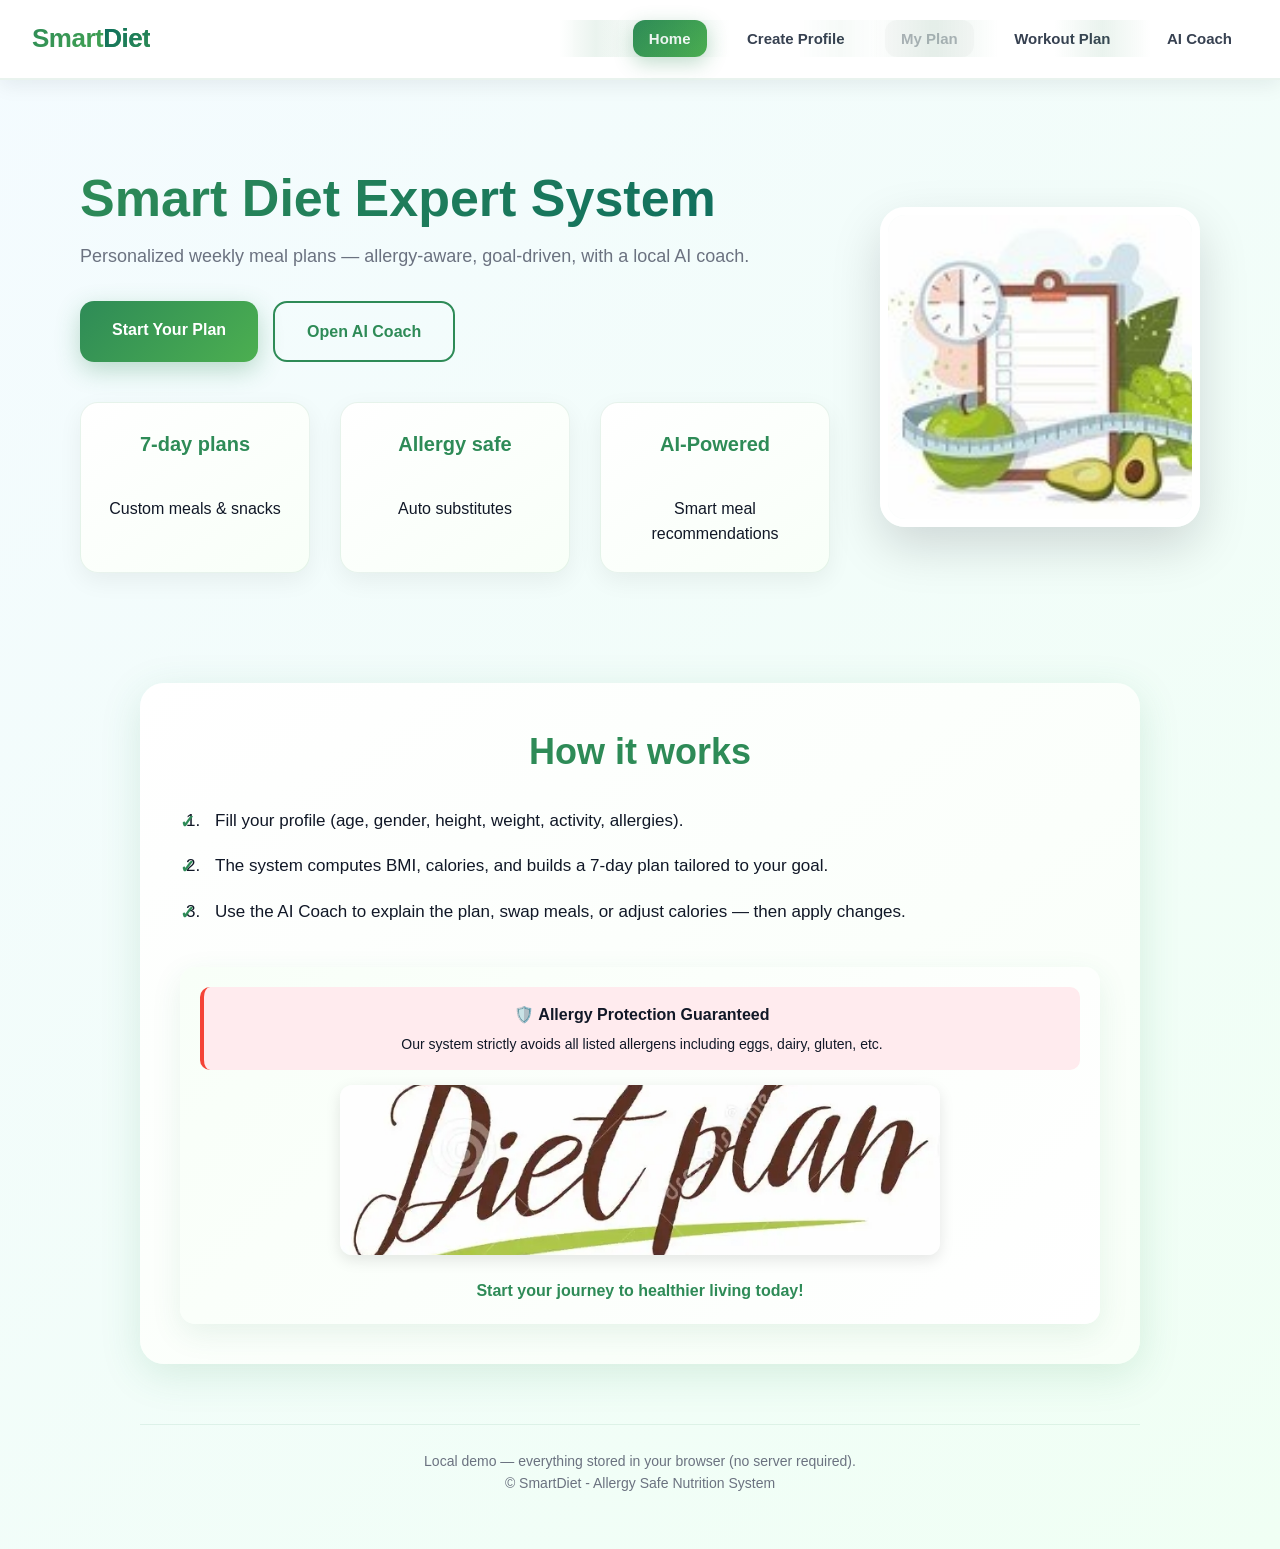
<file: index.html>
<!DOCTYPE html>
<html lang="en">

<head>
  <meta charset="utf-8" />
  <title>SmartDiet — Home</title>
  <meta name="viewport" content="width=device-width,initial-scale=1" />
  <link rel="stylesheet" href="style.css" />
</head>

<body>
  <nav class="nav">
    <div class="brand">Smart<span>Diet</span></div>
    <div class="nav-links">
      <a href="index.html" class="active">Home</a>
      <a href="profile.html">Create Profile</a>
      <a href="plan.html" id="planLink">My Plan</a>
      <a href="workout.html">Workout Plan</a>
      <a href="ai.html">AI Coach</a>
    </div>
  </nav>

  <header class="hero">
    <div class="hero-inner">
      <h1>Smart Diet Expert System</h1>
      <p class="lead">Personalized weekly meal plans — allergy-aware, goal-driven, with a local AI coach.</p>
      <div class="cta-row">
        <a class="btn" href="profile.html">Start Your Plan</a>
        <a class="btn ghost" href="ai.html">Open AI Coach</a>
      </div>
      <div class="features">
        <div><strong>7-day plans</strong><br />Custom meals & snacks</div>
        <div><strong>Allergy safe</strong><br />Auto substitutes</div>
        <div><strong>AI-Powered</strong><br />Smart meal recommendations</div>
      </div>
    </div>
    <div class="hero-image">
      <img src="images\istockphoto-1239564181-170667a.jpg" alt="Healthy nutrition" />
    </div>
  </header>

  <section class="info">
    <h2>How it works</h2>
    <ol>
      <li>Fill your profile (age, gender, height, weight, activity, allergies).</li>
      <li>The system computes BMI, calories, and builds a 7-day plan tailored to your goal.</li>
      <li>Use the AI Coach to explain the plan, swap meals, or adjust calories — then apply changes.</li>
    </ol>

    <div
      style="text-align: center; margin-top: 40px; padding: 20px; background: linear-gradient(135deg, #f8fff8 0%, #ffffff 100%); border-radius: 15px; box-shadow: 0 10px 30px rgba(46, 139, 87, 0.1);">
      <div
        style="background: #ffebee; padding: 15px; border-radius: 10px; margin-bottom: 15px; border-left: 4px solid #f44336;">
        <strong>🛡️ Allergy Protection Guaranteed</strong>
        <p style="margin: 5px 0 0 0; font-size: 14px;">Our system strictly avoids all listed allergens including eggs,
          dairy, gluten, etc.</p>
      </div>
      <img src="images\Screenshot_14-12-2025_14316_.jpeg" alt="Diet Planning"
     style="width: 100%; max-width: 600px; height: 170px; border-radius: 12px; box-shadow: 0 5px 15px rgba(0,0,0,0.1); object-fit: cover;" />
      <p style="margin-top: 15px; color: #2e8b57; font-weight: 600;">Start your journey to healthier living today!</p>
    </div>
  </section>

  <footer class="footer">
    <div>Local demo — everything stored in your browser (no server required).</div>
    <div>&copy; SmartDiet - Allergy Safe Nutrition System</div>
  </footer>

  <script>
    // disable My Plan link if no plan exists
    const planLink = document.getElementById('planLink');
    if (!localStorage.getItem('smartdiet_plan')) {
      planLink.classList.add('disabled');
      planLink.href = '#';
    }
  </script>
</body>

</html>
</file>
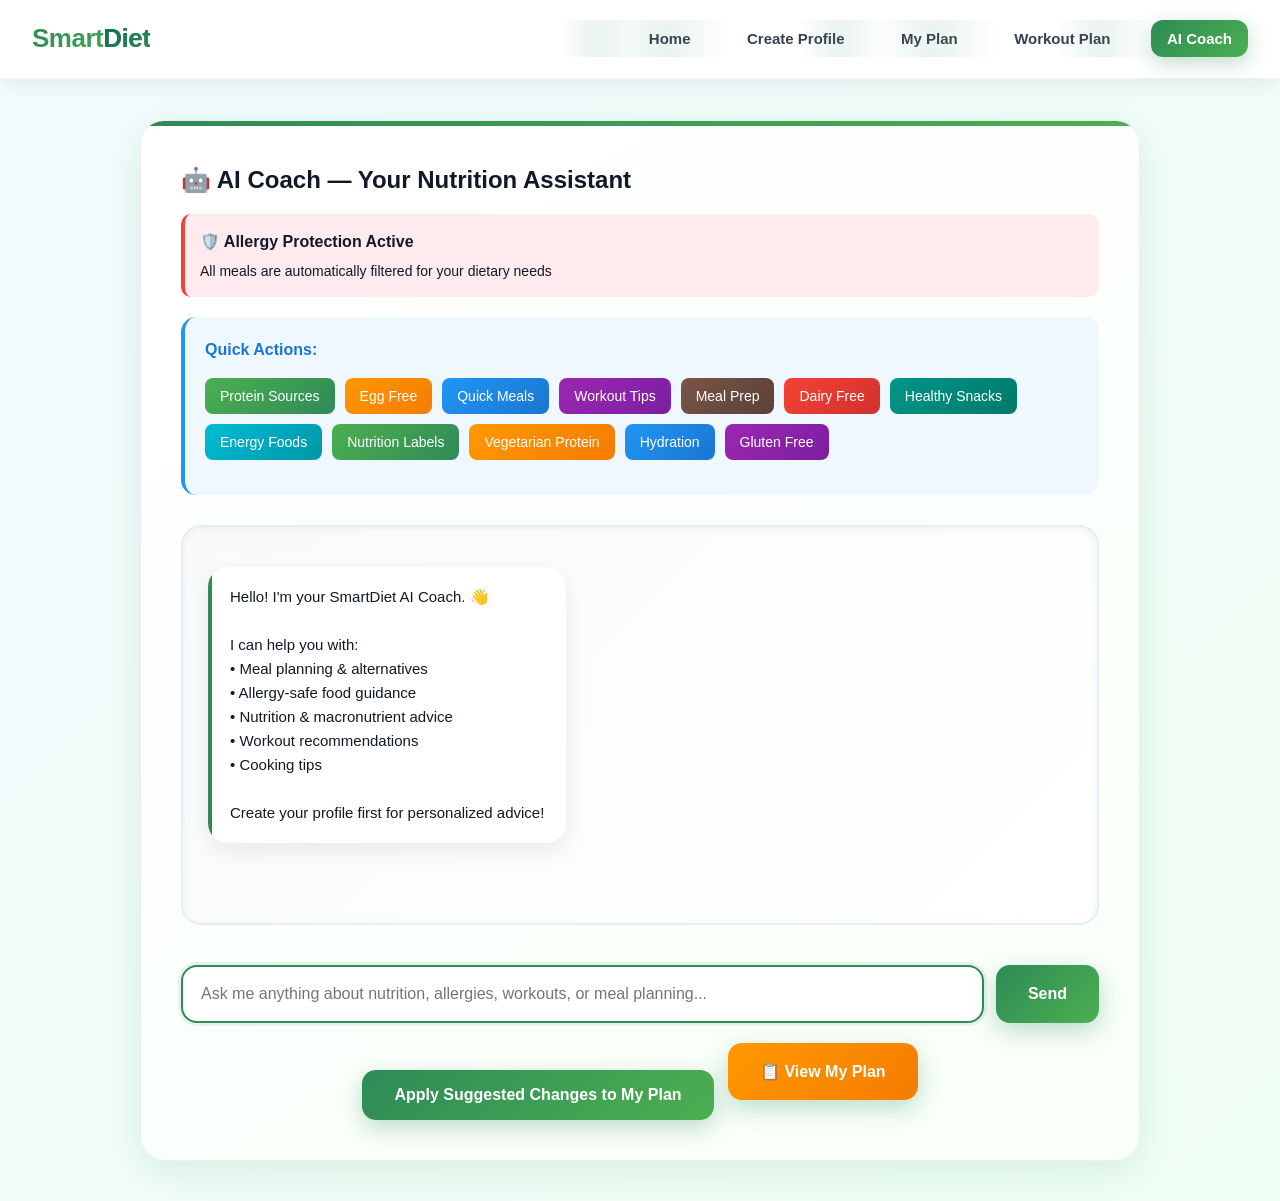
<file: ai.html>
<!DOCTYPE html>
<html lang="en">

<head>
  <meta charset="utf-8" />
  <title>AI Coach — SmartDiet</title>
  <meta name="viewport" content="width=device-width,initial-scale=1" />
  <link rel="stylesheet" href="style.css" />
  <style>
    .ai-examples {
      background: #f0f8ff;
      padding: 20px;
      border-radius: 15px;
      margin: 20px 0;
      border-left: 4px solid #2196f3;
    }

    .ai-examples h4 {
      color: #1976d2;
      margin-bottom: 10px;
    }

    .allergy-focus {
      background: #ffebee;
      padding: 15px;
      border-radius: 10px;
      margin: 15px 0;
      border-left: 4px solid #f44336;
    }

    .quick-actions {
      display: flex;
      gap: 10px;
      flex-wrap: wrap;
      margin: 15px 0;
    }

    .quick-btn {
      padding: 10px 15px;
      background: linear-gradient(135deg, #4caf50, #2e8b57);
      color: white;
      border: none;
      border-radius: 8px;
      cursor: pointer;
      font-size: 14px;
      transition: all 0.3s ease;
    }

    .quick-btn:hover {
      transform: translateY(-2px);
      box-shadow: 0 5px 15px rgba(76, 175, 80, 0.3);
    }

    .quick-btn.orange { background: linear-gradient(135deg, #ff9800, #f57c00); }
    .quick-btn.blue { background: linear-gradient(135deg, #2196f3, #1976d2); }
    .quick-btn.purple { background: linear-gradient(135deg, #9c27b0, #7b1fa2); }
    .quick-btn.brown { background: linear-gradient(135deg, #795548, #5d4037); }
    .quick-btn.red { background: linear-gradient(135deg, #f44336, #d32f2f); }
    .quick-btn.teal { background: linear-gradient(135deg, #009688, #00796b); }
    .quick-btn.cyan { background: linear-gradient(135deg, #00bcd4, #0097a7); }
  </style>
</head>

<body>
  <nav class="nav">
    <div class="brand">Smart<span>Diet</span></div>
    <div class="nav-links">
      <a href="index.html">Home</a>
      <a href="profile.html">Create Profile</a>
      <a href="plan.html">My Plan</a>
      <a href="workout.html">Workout Plan</a>
      <a href="ai.html" class="active">AI Coach</a>
    </div>
  </nav>

  <main class="container">
    <h2>🤖 AI Coach — Your Nutrition Assistant</h2>

    <div class="allergy-focus">
      <strong>🛡️ Allergy Protection Active</strong>
      <p style="margin: 5px 0 0 0; font-size: 14px;">All meals are automatically filtered for your dietary needs</p>
    </div>

    <div class="ai-examples">
      <h4>Quick Actions:</h4>
      <div class="quick-actions">
        <button onclick="quickAction('protein sources')" class="quick-btn">Protein Sources</button>
        <button onclick="quickAction('egg free alternatives')" class="quick-btn orange">Egg Free</button>
        <button onclick="quickAction('quick healthy meals')" class="quick-btn blue">Quick Meals</button>
        <button onclick="quickAction('workout for weight loss')" class="quick-btn purple">Workout Tips</button>
        <button onclick="quickAction('meal prep ideas')" class="quick-btn brown">Meal Prep</button>
        <button onclick="quickAction('dairy free options')" class="quick-btn red">Dairy Free</button>
        <button onclick="quickAction('healthy snacks')" class="quick-btn teal">Healthy Snacks</button>
        <button onclick="quickAction('best foods for energy')" class="quick-btn cyan">Energy Foods</button>
        <button onclick="quickAction('how to read nutrition labels')" class="quick-btn">Nutrition Labels</button>
        <button onclick="quickAction('vegetarian protein sources')" class="quick-btn orange">Vegetarian Protein</button>
        <button onclick="quickAction('hydration tips')" class="quick-btn blue">Hydration</button>
        <button onclick="quickAction('gluten free options')" class="quick-btn purple">Gluten Free</button>
      </div>
    </div>

    <div class="ai-panel">
      <div id="chat" class="chat-box"></div>

      <div class="chat-input">
        <input id="userPrompt" placeholder='Ask me anything about nutrition, allergies, workouts, or meal planning...' />
        <button id="sendBtn" class="btn">Send</button>
      </div>
    </div>

    <div style="margin-top:20px; text-align: center;">
      <button id="applyChanges" class="btn">Apply Suggested Changes to My Plan</button>
      <a href="plan.html" class="btn" style="background: linear-gradient(135deg, #ff9800, #f57c00); margin-left: 10px;">
        📋 View My Plan
      </a>
    </div>
  </main>

  <script src="app.js"></script>
  <script>
    document.addEventListener('DOMContentLoaded', () => {
      const chat = document.getElementById('chat');
      const input = document.getElementById('userPrompt');

      function addMessage(sender, text) {
        const el = document.createElement('div');
        el.className = 'msg ' + (sender === 'user' ? 'msg-user' : 'msg-ai');
        el.innerHTML = '<div class="msg-text">' + text.replace(/\n/g, '<br>') + '</div>';
        chat.appendChild(el);
        chat.scrollTop = chat.scrollHeight;
      }

      document.getElementById('sendBtn').addEventListener('click', () => {
        const q = input.value.trim();
        if (!q) return;
        addMessage('user', q);
        addMessage('ai', 'Thinking...');
        input.value = '';
        setTimeout(() => {
          const res = aiHandle(q);
          chat.removeChild(chat.lastChild);
          addMessage('ai', res.reply);
          if (res.suggestedPlan) {
            localStorage.setItem('smartdiet_suggestion', JSON.stringify(res.suggestedPlan));
          }
        }, 500);
      });

      window.quickAction = function (query) {
        document.getElementById('userPrompt').value = query;
        document.getElementById('sendBtn').click();
      };

      document.getElementById('applyChanges').addEventListener('click', () => {
        const s = localStorage.getItem('smartdiet_suggestion');
        if (!s) {
          alert('No suggestions available. Ask the AI for replacements or adjustments first.');
          return;
        }
        localStorage.setItem('smartdiet_plan', s);
        alert('Suggestions applied. Go to "My Plan" to see the changes.');
        window.location.href = 'plan.html';
      });

      // Load profile and show welcome message
      const rawProfile = localStorage.getItem('smartdiet_profile');
      if (rawProfile) {
        try {
          const p = JSON.parse(rawProfile);
          const allergyText = p.allergy ? `I see you have dietary needs: ${p.allergy}. All meals are 100% safe.` : 'No allergies detected in your profile.';
          addMessage('ai', `Hello ${p.name}! 👋 I'm your SmartDiet AI Coach.\n\n${allergyText}\n\nI can help you with:\n• Meal planning & alternatives\n• Allergy-safe food guidance\n• Nutrition advice\n• Workout recommendations\n• Cooking tips\n\nWhat would you like to know?`);
        } catch (e) {
          addMessage('ai', 'Hello! I\'m your SmartDiet AI Coach. Please create your profile first to get personalized advice.');
        }
      } else {
        addMessage('ai', `Hello! I'm your SmartDiet AI Coach. 👋\n\nI can help you with:\n• Meal planning & alternatives\n• Allergy-safe food guidance\n• Nutrition & macronutrient advice\n• Workout recommendations\n• Cooking tips\n\nCreate your profile first for personalized advice!`);
      }

      input.addEventListener('keypress', function (e) {
        if (e.key === 'Enter') {
          document.getElementById('sendBtn').click();
        }
      });

      // Focus on input
      input.focus();
    });
  </script>
</body>

</html>
</file>
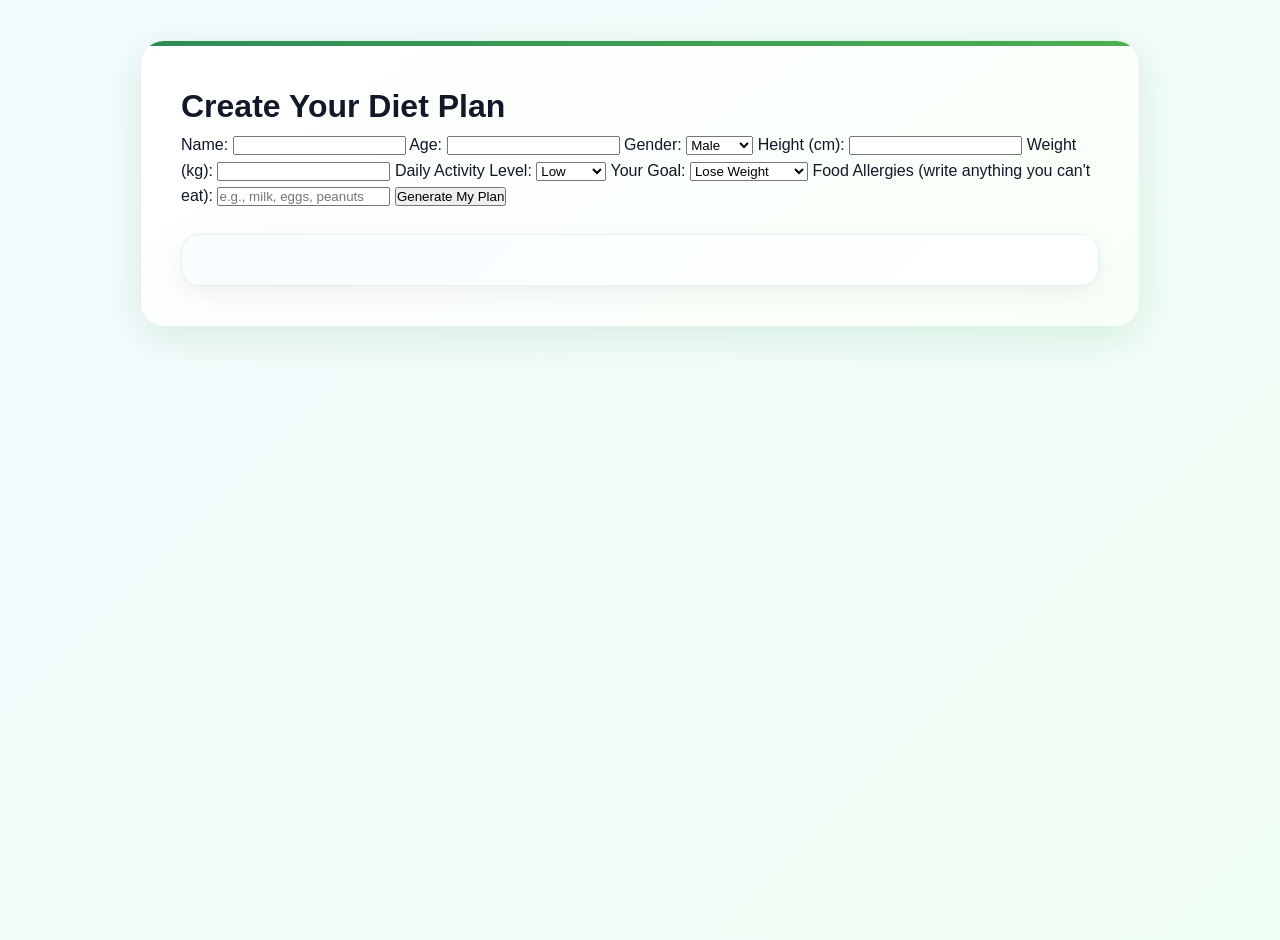
<file: diet.html>
<!DOCTYPE html>
<html lang="en">
<head>
    <meta charset="UTF-8">
    <title>Your Diet Plan</title>
    <link rel="stylesheet" href="style.css">
</head>
<body>
    <div class="container">
        <h1>Create Your Diet Plan</h1>

        <form id="dietForm">
            <label>Name:</label>
            <input type="text" id="name" required>

            <label>Age:</label>
            <input type="number" id="age" required>

            <label>Gender:</label>
            <select id="gender">
                <option value="male">Male</option>
                <option value="female">Female</option>
            </select>

            <label>Height (cm):</label>
            <input type="number" id="height" required>

            <label>Weight (kg):</label>
            <input type="number" id="weight" required>

            <label>Daily Activity Level:</label>
            <select id="activity">
                <option value="1.2">Low</option>
                <option value="1.375">Medium</option>
                <option value="1.55">High</option>
            </select>

            <label>Your Goal:</label>
            <select id="goal">
                <option value="lose">Lose Weight</option>
                <option value="maintain">Maintain Weight</option>
                <option value="gain">Gain Weight</option>
            </select>

            <label>Food Allergies (write anything you can't eat):</label>
            <input type="text" id="allergy" placeholder="e.g., milk, eggs, peanuts">

            <button type="submit">Generate My Plan</button>
        </form>

        <div id="result" class="result"></div>
    </div>

    <script src="diet.js"></script>
</body>
</html>
</file>
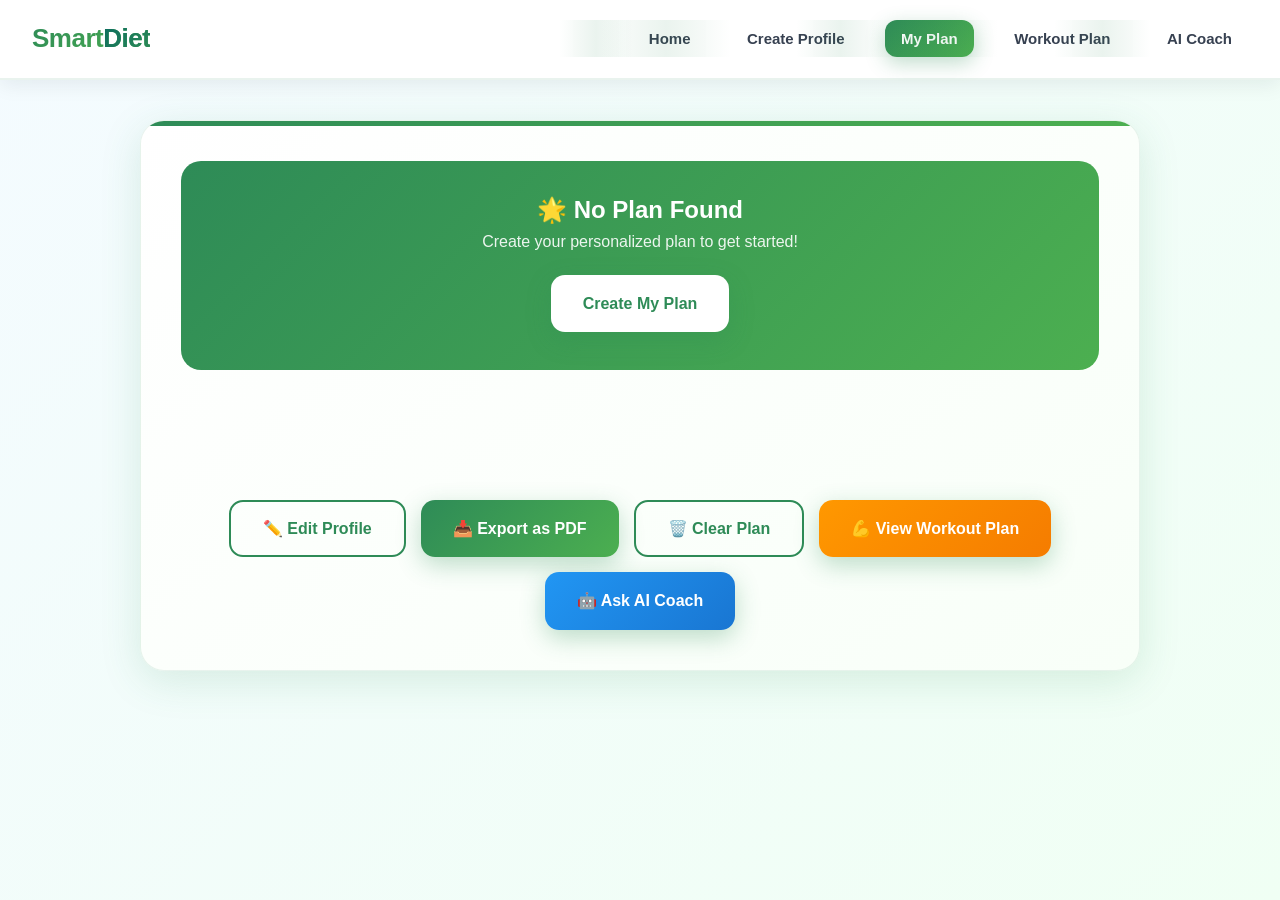
<file: plan.html>
<!DOCTYPE html>
<html lang="en">

<head>
  <meta charset="utf-8" />
  <title>Your Plan — SmartDiet</title>
  <meta name="viewport" content="width=device-width,initial-scale=1" />
  <link rel="stylesheet" href="style.css" />
  <style>
    .plan-header {
      text-align: center;
      margin-bottom: 40px;
      padding: 30px;
      background: linear-gradient(135deg, #2e8b57, #4caf50);
      border-radius: 20px;
      color: white;
    }

    .plan-stats {
      display: grid;
      grid-template-columns: repeat(auto-fit, minmax(200px, 1fr));
      gap: 20px;
      margin: 30px 0;
    }

    .stat-card {
      background: white;
      padding: 20px;
      border-radius: 15px;
      text-align: center;
      box-shadow: 0 5px 15px rgba(0, 0, 0, 0.05);
    }

    .stat-value {
      font-size: 32px;
      font-weight: 700;
      color: #2e8b57;
      margin: 10px 0;
    }

    .stat-label {
      color: #666;
      font-size: 14px;
    }

    .meal-card {
      background: linear-gradient(135deg, #ffffff, #f8fff8);
      border-radius: 15px;
      padding: 20px;
      margin: 20px 0;
      border-left: 5px solid #4caf50;
      transition: all 0.3s ease;
    }

    .meal-card:hover {
      transform: translateX(10px);
      box-shadow: 0 10px 25px rgba(46, 139, 87, 0.15);
    }

    .meal-time {
      font-weight: 600;
      color: #2e8b57;
      font-size: 18px;
      margin-bottom: 10px;
      display: flex;
      align-items: center;
      gap: 10px;
    }

    .meal-details {
      margin: 15px 0;
    }

    .meal-nutrition {
      display: flex;
      gap: 15px;
      margin-top: 10px;
      flex-wrap: wrap;
    }

    .nutrition-badge {
      background: rgba(46, 139, 87, 0.1);
      padding: 8px 15px;
      border-radius: 20px;
      font-size: 14px;
      color: #246b45;
    }

    .allergy-badge {
      background: rgba(244, 67, 54, 0.1);
      padding: 8px 15px;
      border-radius: 20px;
      font-size: 14px;
      color: #c62828;
    }

    .day-tabs {
      display: flex;
      gap: 10px;
      overflow-x: auto;
      margin: 30px 0;
      padding-bottom: 10px;
    }

    .day-tab {
      padding: 15px 25px;
      background: white;
      border-radius: 10px;
      cursor: pointer;
      border: 2px solid #e0e0e0;
      transition: all 0.3s ease;
      white-space: nowrap;
    }

    .day-tab.active {
      background: #2e8b57;
      color: white;
      border-color: #2e8b57;
    }

    .day-content {
      display: none;
    }

    .day-content.active {
      display: block;
      animation: fadeIn 0.5s ease;
    }

    .allergy-alert {
      background: #ffebee;
      padding: 20px;
      border-radius: 10px;
      margin: 20px 0;
      border-left: 4px solid #f44336;
    }

    .egg-free-banner {
      background: #e8f5e9;
      padding: 15px;
      border-radius: 10px;
      margin: 20px 0;
      border-left: 4px solid #4caf50;
      text-align: center;
    }

    @keyframes fadeIn {
      from {
        opacity: 0;
      }

      to {
        opacity: 1;
      }
    }
  </style>
</head>

<body>
  <nav class="nav">
    <div class="brand">Smart<span>Diet</span></div>
    <div class="nav-links">
      <a href="index.html">Home</a>
      <a href="profile.html">Create Profile</a>
      <a href="plan.html" class="active">My Plan</a>
      <a href="workout.html">Workout Plan</a>
      <a href="ai.html">AI Coach</a>
    </div>
  </nav>

  <main class="container">
    <div class="plan-header">
      <h1 style="color: white; margin-bottom: 10px;"> Your 7-Day Smart Diet Plan</h1>
      <p style="color: rgba(255,255,255,0.9);">Personalized nutrition with allergy safety guaranteed</p>
    </div>

    <div id="summary"></div>

    <!-- Allergy Warnings -->
    <div id="allergyWarnings"></div>

    <div class="plan-stats" id="planStats"></div>

    <div class="day-tabs" id="dayTabs"></div>

    <div id="dayContents"></div>

    <div
      style="margin-top: 50px; text-align: center; display: flex; gap: 15px; justify-content: center; flex-wrap: wrap;">
      <button onclick="location.href='profile.html'" class="btn ghost">✏️ Edit Profile</button>
      <button onclick="exportPlanPDF()" class="btn">📥 Export as PDF</button>
      <button onclick="clearPlan()" class="btn ghost">🗑️ Clear Plan</button>
      <a href="workout.html" class="btn" style="background: linear-gradient(135deg, #ff9800, #f57c00);">💪 View Workout
        Plan</a>
      <a href="ai.html" class="btn" style="background: linear-gradient(135deg, #2196f3, #1976d2);">🤖 Ask AI Coach</a>
    </div>
  </main>

  <script src="app.js"></script>
  <script>
    document.addEventListener('DOMContentLoaded', () => {
      const raw = localStorage.getItem('smartdiet_plan');
      if (!raw) {
        document.querySelector('.plan-header').innerHTML = `
          <h2 style="color: white;">🌟 No Plan Found</h2>
          <p style="color: rgba(255,255,255,0.9);">Create your personalized plan to get started!</p>
          <a href="profile.html" class="btn" style="margin-top: 20px; background: white; color: #2e8b57;">Create My Plan</a>
        `;
        return;
      }

      try {
        const plan = JSON.parse(raw);
        renderPlan(plan);
      } catch (e) {
        document.getElementById('summary').innerHTML = `
          <div style="color: #e53935; padding: 20px; background: #ffebee; border-radius: 10px;">
            Error loading plan. Please recreate.
          </div>
        `;
      }
    });

    function renderPlan(plan) {
      const profile = plan.profile;
      const allergies = profile.allergy || '';

      // Render summary
      document.getElementById('summary').innerHTML = `
        <div style="display: flex; gap: 30px; align-items: center; flex-wrap: wrap; justify-content: space-between;">
          <div style="flex: 1;">
            <h3 style="color: #2e8b57; margin-bottom: 15px;">👤 Personal Profile</h3>
            <p><strong>Name:</strong> ${profile.name}</p>
            <p><strong>Age/Gender:</strong> ${profile.age} years, ${profile.gender}</p>
            <p><strong>Height/Weight:</strong> ${profile.height}cm, ${profile.weight}kg</p>
            <p><strong>Primary Goal:</strong> ${profile.goal === 'lose' ? 'Weight Loss' : profile.goal === 'gain' ? 'Muscle Gain' : 'Maintenance'}</p>
            <p><strong>Diet Preference:</strong> ${profile.preference}</p>
            ${profile.healthCondition ? `<p><strong>Health Consideration:</strong> ${profile.healthCondition}</p>` : ''}
            ${allergies ? `<p><strong>Allergies:</strong> ${allergies}</p>` : ''}
          </div>
          <div style="text-align: center;">
            <img src="images/BMI.png" alt="Nutrition" style="width: 400px; border-radius: 15px; box-shadow: 0 10px 30px rgba(0,0,0,0.1);">
            <p style="margin-top: 10px; font-size: 14px; color: #666;">Personalized Nutrition Chart</p>
          </div>
        </div>
      `;

      // Render allergy warnings
      const warningsContainer = document.getElementById('allergyWarnings');
      if (allergies) {
        let warningHTML = '';
        const allergyList = allergies.toLowerCase();

        if (allergyList.includes('egg')) {
          warningHTML += `
            <div class="egg-free-banner">
              <h3 style="color: #2e7d32; margin: 0;">✅ EGG-FREE PLAN GUARANTEED</h3>
              <p style="margin: 10px 0 0 0; color: #1b5e20;">All meals are 100% free of egg products</p>
            </div>
          `;
        }

        warningHTML += `
          <div class="allergy-alert">
            <h3 style="color: #c62828; margin: 0 0 10px 0;">🛡️ Allergy Safety Active</h3>
            <p style="margin: 0;">The following allergens are strictly avoided: <strong>${allergies}</strong></p>
            <p style="margin: 10px 0 0 0; font-size: 14px; color: #666;">
              All meals have been verified safe. Always double-check ingredients when preparing.
            </p>
          </div>
        `;

        warningsContainer.innerHTML = warningHTML;
      }

      // Render stats
      document.getElementById('planStats').innerHTML = `
        <div class="stat-card">
          <div class="stat-value">${plan.summary.calories}</div>
          <div class="stat-label">Daily Calories</div>
        </div>
        <div class="stat-card">
          <div class="stat-value">${plan.summary.proteinTarget}g</div>
          <div class="stat-label">Daily Protein</div>
        </div>
        <div class="stat-card">
          <div class="stat-value">${plan.summary.bmi}</div>
          <div class="stat-label">BMI (${plan.summary.bodyShape})</div>
        </div>
        <div class="stat-card">
          <div class="stat-value">${profile.mealsCount}</div>
          <div class="stat-label">Meals per Day</div>
        </div>
      `;

      // Render day tabs and contents
      const dayTabs = document.getElementById('dayTabs');
      const dayContents = document.getElementById('dayContents');

      plan.week.forEach((day, index) => {
        // Create tab
        const tab = document.createElement('div');
        tab.className = `day-tab ${index === 0 ? 'active' : ''}`;
        tab.textContent = day.day;
        tab.onclick = () => switchDay(index);
        dayTabs.appendChild(tab);

        // Create content
        const content = document.createElement('div');
        content.className = `day-content ${index === 0 ? 'active' : ''}`;
        content.id = `day-${index}`;
        content.innerHTML = renderDayContent(day, profile);
        dayContents.appendChild(content);
      });
    }

    function renderDayContent(day, profile) {
      let html = `<h2 style="color: #2e8b57; margin-bottom: 25px;">${day.day} - ${day.date || ''}</h2>`;
      html += `<p style="color: #666; margin-bottom: 20px;"><strong>Daily Total:</strong> ${day.totalCalories} kcal | ${day.totalProtein}g protein</p>`;

      // Render meals
      day.meals.forEach(meal => {
        html += `
          <div class="meal-card">
            <div class="meal-time">🕒 ${meal.time}
              ${meal.tags && meal.tags.includes('egg_free') ? `<span class="allergy-badge">✅ Egg-free</span>` : ''}
            </div>
            <div class="meal-details">
              <h4 style="margin: 0 0 10px 0; color: #333;">${meal.item}</h4>
              ${meal.description ? `<p style="color: #666; margin: 10px 0;">${meal.description}</p>` : ''}
              ${meal.ingredients && meal.ingredients.length > 0 ? `
                <p style="margin: 10px 0; font-size: 14px; color: #666;">
                  <strong>Ingredients:</strong> ${meal.ingredients.join(', ')}
                </p>
              ` : ''}
              ${meal.nutrition ? `
                <div class="meal-nutrition">
                  <span class="nutrition-badge">${meal.nutrition.calories} kcal</span>
                  <span class="nutrition-badge">${meal.nutrition.protein}g protein</span>
                  <span class="nutrition-badge">${meal.nutrition.carbs}g carbs</span>
                  <span class="nutrition-badge">${meal.nutrition.fat}g fat</span>
                </div>
              ` : ''}
            </div>
          </div>
        `;
      });

      // Render snacks
      if (day.extras && day.extras.length > 0) {
        html += `<h3 style="color: #666; margin: 30px 0 15px 0;">🥪 Snacks</h3>`;
        day.extras.forEach(extra => {
          html += `
            <div class="meal-card" style="border-left-color: #ff9800;">
              <div class="meal-time">${extra.time}</div>
              <div class="meal-details">
                <p style="margin: 0;">${extra.item}</p>
              </div>
            </div>
          `;
        });
      }

      // Add hydration reminder
      const waterNeeds = Math.round(profile.weight * 35);
      html += `
        <div style="background: #e8f5e9; padding: 15px; border-radius: 10px; margin-top: 20px; text-align: center;">
          <p style="margin: 0; color: #2e7d32;">💧 Remember to drink ${waterNeeds}ml of water today!</p>
        </div>
      `;

      return html;
    }

    function switchDay(index) {
      // Update tabs
      document.querySelectorAll('.day-tab').forEach((tab, i) => {
        tab.classList.toggle('active', i === index);
      });

      // Update contents
      document.querySelectorAll('.day-content').forEach((content, i) => {
        content.classList.toggle('active', i === index);
      });
    }

    function exportPlanPDF() {
      const raw = localStorage.getItem('smartdiet_plan');
      if (!raw) {
        alert('No plan found to export!');
        return;
      }

      try {
        const plan = JSON.parse(raw);
        const result = exportPlanToPDF(plan);
        alert(result);
      } catch (e) {
        alert('Error generating PDF: ' + e.message);
      }
    }

    function clearPlan() {
      if (confirm('Clear your plan and profile?')) {
        localStorage.removeItem('smartdiet_profile');
        localStorage.removeItem('smartdiet_plan');
        location.href = 'index.html';
      }
    }
  </script>
</body>

</html>
</file>
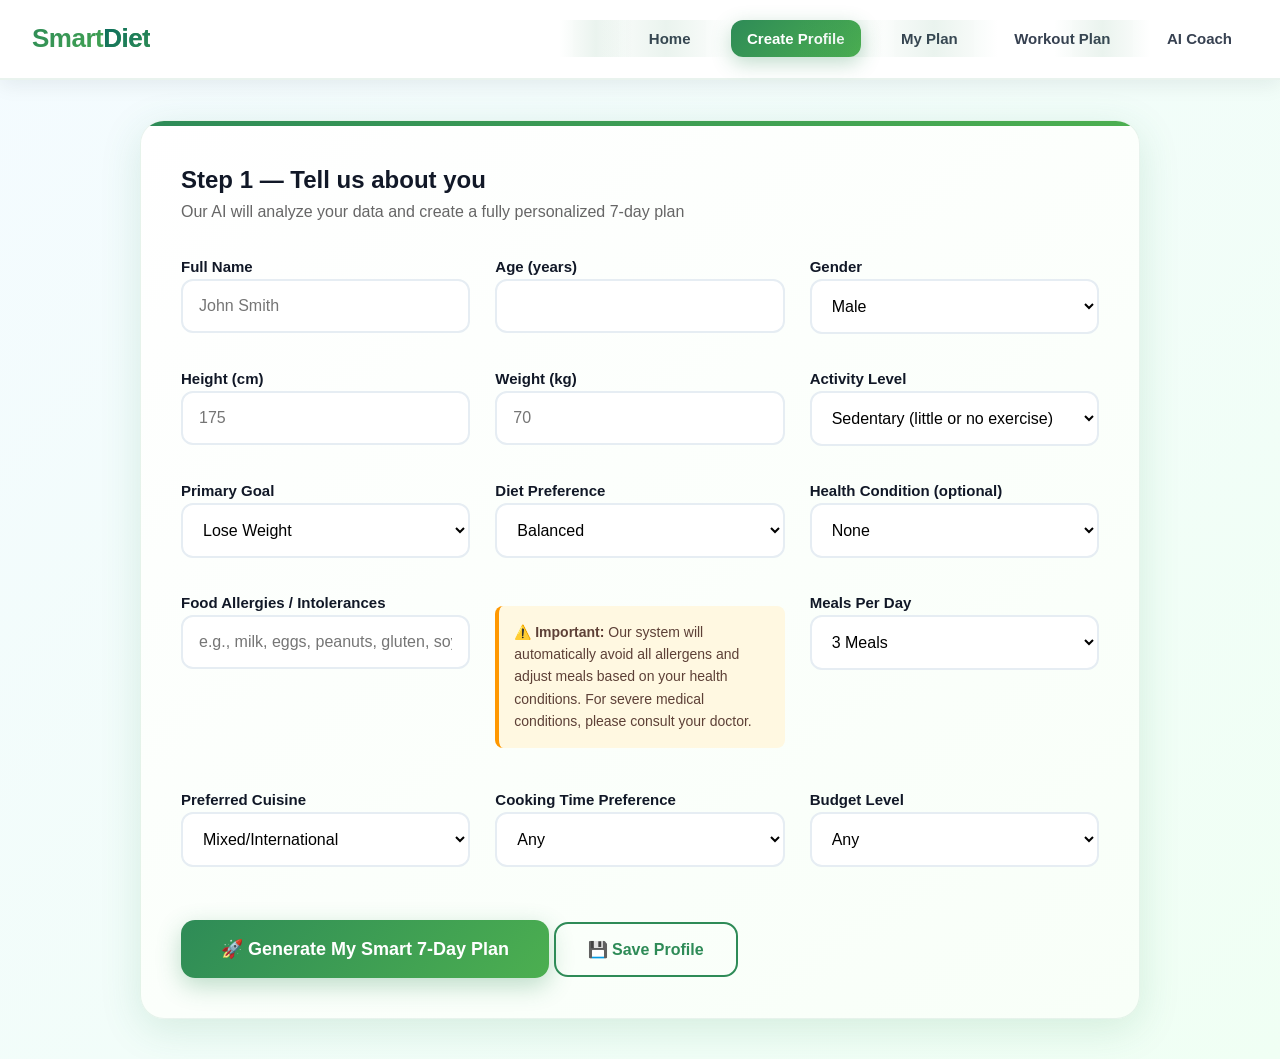
<file: profile.html>
<!DOCTYPE html>
<html lang="en">

<head>
  <meta charset="utf-8" />
  <title>Create Profile — SmartDiet</title>
  <meta name="viewport" content="width=device-width,initial-scale=1" />
  <link rel="stylesheet" href="style.css" />
  <style>
    .health-warning {
      background: #fff8e1;
      border-left: 4px solid #ff9800;
      padding: 15px;
      margin: 15px 0;
      border-radius: 8px;
      font-size: 14px;
      color: #5d4037;
    }

    .allergy-highlight {
      background: #ffebee;
      border: 2px solid #f44336;
    }

    .condition-options {
      display: none;
      margin-top: 10px;
      padding: 10px;
      background: #f5f5f5;
      border-radius: 8px;
    }

    .condition-options.active {
      display: block;
    }

    .severity-selector {
      margin: 10px 0;
      display: flex;
      gap: 10px;
      flex-wrap: wrap;
    }

    .severity-btn {
      padding: 8px 15px;
      border: 2px solid #e0e0e0;
      border-radius: 20px;
      background: white;
      cursor: pointer;
      transition: all 0.3s;
      font-size: 14px;
    }

    .severity-btn.active {
      background: #2e8b57;
      color: white;
      border-color: #2e8b57;
    }
  </style>
</head>

<body>
  <nav class="nav">
    <div class="brand">Smart<span>Diet</span></div>
    <div class="nav-links">
      <a href="index.html">Home</a>
      <a href="profile.html" class="active">Create Profile</a>
      <a href="plan.html" id="planLink">My Plan</a>
      <a href="workout.html">Workout Plan</a>
      <a href="ai.html">AI Coach</a>
    </div>
  </nav>

  <main class="container">
    <h2>Step 1 — Tell us about you</h2>
    <p style="color: #666; margin-bottom: 25px;">Our AI will analyze your data and create a fully personalized 7-day
      plan</p>

    <form id="profileForm" class="form-grid">
      <label>Full Name
        <input id="name" required placeholder="John Smith" />
      </label>

      <label>Age (years)
        <input id="age" type="number" min="10" max="120" required />
      </label>

      <label>Gender
        <select id="gender">
          <option value="male">Male</option>
          <option value="female">Female</option>
        </select>
      </label>

      <label>Height (cm)
        <input id="height" type="number" min="100" max="230" required placeholder="175" />
      </label>

      <label>Weight (kg)
        <input id="weight" type="number" min="30" max="300" required placeholder="70" />
      </label>

      <label>Activity Level
        <select id="activity">
          <option value="1.2">Sedentary (little or no exercise)</option>
          <option value="1.375">Lightly active (light exercise 1-3 days/week)</option>
          <option value="1.55">Moderately active (moderate exercise 3-5 days/week)</option>
          <option value="1.725">Very active (hard exercise 6-7 days/week)</option>
          <option value="1.9">Extra active (very hard exercise & physical job)</option>
        </select>
      </label>

      <label>Primary Goal
        <select id="goal">
          <option value="lose">Lose Weight</option>
          <option value="maintain">Maintain Weight</option>
          <option value="gain">Gain Muscle/Weight</option>
        </select>
      </label>

      <label>Diet Preference
        <select id="preference">
          <option value="balanced">Balanced</option>
          <option value="high_protein">High Protein</option>
          <option value="low_carb">Low Carb</option>
          <option value="keto">Keto</option>
          <option value="vegetarian">Vegetarian</option>
          <option value="vegan">Vegan</option>
          <option value="mediterranean">Mediterranean</option>
          <option value="paleo">Paleo</option>
        </select>
      </label>

      <label>Health Condition (optional)
        <select id="healthCondition">
          <option value="">None</option>
          <option value="diabetes">Diabetes/Pre-diabetes</option>
          <option value="hypertension">High Blood Pressure</option>
          <option value="cholesterol">High Cholesterol</option>
          <option value="thyroid">Thyroid Issues</option>
          <option value="pcos">PCOS</option>
          <option value="ibs">Digestive Issues (IBS)</option>
          <option value="allergies">Food Allergies</option>
          <option value="heart_disease">Heart Disease</option>
          <option value="kidney_disease">Kidney Disease</option>
          <option value="anemia">Anemia</option>
        </select>
      </label>

      <div id="conditionOptions" class="condition-options">
        <div class="severity-selector">
          <span>Severity:</span>
          <button type="button" class="severity-btn" data-value="mild">Mild</button>
          <button type="button" class="severity-btn" data-value="moderate">Moderate</button>
          <button type="button" class="severity-btn" data-value="severe">Severe</button>
        </div>
        <input type="hidden" id="conditionSeverity" value="mild">
      </div>

      <label>Food Allergies / Intolerances
        <input id="allergy" placeholder="e.g., milk, eggs, peanuts, gluten, soy, fish" class="allergy-input" />
      </label>

      <div id="allergyWarning" style="display:none;"></div>

      <div class="health-warning">
        <strong>⚠️ Important:</strong> Our system will automatically avoid all allergens and adjust meals based on your
        health conditions. For severe medical conditions, please consult your doctor.
      </div>

      <label>Meals Per Day
        <select id="mealsCount">
          <option value="3">3 Meals</option>
          <option value="4">3 Meals + 1 Snack</option>
          <option value="5">3 Meals + 2 Snacks</option>
          <option value="6">6 Small Meals</option>
        </select>
      </label>

      <label>Preferred Cuisine
        <select id="cuisine">
          <option value="mixed">Mixed/International</option>
          <option value="mediterranean">Mediterranean</option>
          <option value="arabic">Arabic/Middle Eastern</option>
          <option value="egyptian">Egyptian</option>
          <option value="asian">Asian</option>
          <option value="mexican">Mexican</option>
          <option value="indian">Indian</option>
          <option value="american">American</option>
        </select>
      </label>

      <label>Cooking Time Preference
        <select id="cookingTime">
          <option value="any">Any</option>
          <option value="quick">Quick (under 30 min)</option>
          <option value="medium">Medium (30-60 min)</option>
          <option value="long">Long (over 60 min)</option>
        </select>
      </label>

      <label>Budget Level
        <select id="budget">
          <option value="any">Any</option>
          <option value="low">Low Budget</option>
          <option value="medium">Medium Budget</option>
          <option value="high">High Budget</option>
        </select>
      </label>

      <div class="full">
        <button class="btn" id="generateBtn" type="submit"
          style="background: linear-gradient(135deg, #2e8b57, #4caf50); padding: 18px 40px; font-size: 18px;">
          🚀 Generate My Smart 7-Day Plan
        </button>
        <button type="button" id="saveBtn" class="btn ghost">💾 Save Profile</button>
      </div>
    </form>

    <div id="message" class="result" style="display:none;"></div>
  </main>

  <script src="app.js"></script>
  <script>
    document.addEventListener('DOMContentLoaded', () => {
      const healthCondition = document.getElementById('healthCondition');
      const conditionOptions = document.getElementById('conditionOptions');
      const severityButtons = document.querySelectorAll('.severity-btn');
      const conditionSeverity = document.getElementById('conditionSeverity');

      // Handle health condition selection
      healthCondition.addEventListener('change', function () {
        if (this.value) {
          conditionOptions.classList.add('active');
        } else {
          conditionOptions.classList.remove('active');
        }
      });

      // Handle severity selection
      severityButtons.forEach(btn => {
        btn.addEventListener('click', function () {
          severityButtons.forEach(b => b.classList.remove('active'));
          this.classList.add('active');
          conditionSeverity.value = this.dataset.value;
        });
      });

      // Initialize severity buttons
      severityButtons[0].classList.add('active');

      // تحقق تلقائي من الحساسيات
      document.getElementById('allergy').addEventListener('input', function (e) {
        const value = this.value.toLowerCase();
        const allergyWarning = document.getElementById('allergyWarning');

        if (value.includes('egg')) {
          allergyWarning.innerHTML = `
            <div style="background: #ffebee; padding: 15px; border-radius: 8px; border-left: 4px solid #f44336;">
              <strong>🚨 Egg Allergy Detected</strong><br>
              <small>The system will COMPLETELY avoid all egg-containing foods including:</small><br>
              • Eggs in any form (boiled, scrambled, etc.)<br>
              • Mayonnaise and sauces containing egg<br>
              • Baked goods with egg<br>
              • Any dish using egg as binder
            </div>
          `;
          allergyWarning.style.display = 'block';
        } else if (value.includes('milk') || value.includes('dairy')) {
          allergyWarning.innerHTML = `
            <div style="background: #ffebee; padding: 15px; border-radius: 8px; border-left: 4px solid #f44336;">
              <strong>⚠️ Dairy Allergy Detected</strong> - All dairy products will be avoided
            </div>
          `;
          allergyWarning.style.display = 'block';
        } else if (value.trim()) {
          allergyWarning.innerHTML = `
            <div style="background: #e8f5e9; padding: 15px; border-radius: 8px; border-left: 4px solid #4caf50;">
              <strong>✅ Allergy Alert Active</strong> - All listed allergens will be strictly avoided
            </div>
          `;
          allergyWarning.style.display = 'block';
        } else {
          allergyWarning.style.display = 'none';
        }
      });

      // Load saved profile
      const raw = localStorage.getItem('smartdiet_profile');
      if (raw) {
        try {
          const p = JSON.parse(raw);
          document.getElementById('name').value = p.name || '';
          document.getElementById('age').value = p.age || '';
          document.getElementById('gender').value = p.gender || 'male';
          document.getElementById('height').value = p.height || '';
          document.getElementById('weight').value = p.weight || '';
          document.getElementById('activity').value = p.activity || '1.2';
          document.getElementById('goal').value = p.goal || 'lose';
          document.getElementById('preference').value = p.preference || 'balanced';
          document.getElementById('healthCondition').value = p.healthCondition || '';
          if (p.healthCondition) conditionOptions.classList.add('active');
          conditionSeverity.value = p.conditionSeverity || 'mild';
          document.getElementById('allergy').value = p.allergy || '';
          document.getElementById('mealsCount').value = p.mealsCount || '3';
          document.getElementById('cuisine').value = p.cuisine || 'mixed';
          document.getElementById('cookingTime').value = p.cookingTime || 'any';
          document.getElementById('budget').value = p.budget || 'any';

          // Update severity button
          severityButtons.forEach(btn => {
            btn.classList.remove('active');
            if (btn.dataset.value === (p.conditionSeverity || 'mild')) {
              btn.classList.add('active');
            }
          });

          // Trigger allergy warning if exists
          if (p.allergy) {
            document.getElementById('allergy').dispatchEvent(new Event('input'));
          }
        } catch (e) { }
      }

      document.getElementById('saveBtn').addEventListener('click', () => {
        const profile = collectProfile();
        localStorage.setItem('smartdiet_profile', JSON.stringify(profile));
        showMessage('✅ Profile saved! Click "Generate" to create your plan.', 'success');
      });

      document.getElementById('profileForm').addEventListener('submit', (e) => {
        e.preventDefault();
        const profile = collectProfile();

        if (!validateProfile(profile)) return;

        // Validate health conditions
        if (profile.healthCondition && profile.conditionSeverity === 'severe') {
          if (!confirm('⚠️ You have indicated a severe health condition. While our system will provide appropriate recommendations, please consult your doctor before starting any new diet plan. Continue?')) {
            return;
          }
        }

        const plan = buildPlan(profile);
        localStorage.setItem('smartdiet_profile', JSON.stringify(profile));
        localStorage.setItem('smartdiet_plan', JSON.stringify(plan));

        window.location.href = 'plan.html';
      });

      function showMessage(text, type) {
        const message = document.getElementById('message');
        message.style.display = 'block';
        message.innerHTML = `
          <div style="background: ${type === 'success' ? '#e8f5e9' : '#ffebee'}; 
                      padding: 20px; border-radius: 10px; 
                      border-left: 4px solid ${type === 'success' ? '#4caf50' : '#f44336'};">
            ${text}
          </div>
        `;
        setTimeout(() => message.style.display = 'none', 5000);
      }

      function validateProfile(profile) {
        if (!profile.name || !profile.age || !profile.height || !profile.weight) {
          showMessage('Please fill in all required fields!', 'error');
          return false;
        }
        if (profile.age < 10 || profile.age > 120) {
          showMessage('Please enter a valid age between 10 and 120!', 'error');
          return false;
        }
        return true;
      }
    });

    function collectProfile() {
      return {
        name: document.getElementById('name').value.trim() || 'User',
        age: Number(document.getElementById('age').value),
        gender: document.getElementById('gender').value,
        height: Number(document.getElementById('height').value),
        weight: Number(document.getElementById('weight').value),
        activity: document.getElementById('activity').value,
        goal: document.getElementById('goal').value,
        preference: document.getElementById('preference').value,
        healthCondition: document.getElementById('healthCondition').value,
        conditionSeverity: document.getElementById('conditionSeverity').value,
        allergy: document.getElementById('allergy').value.trim(),
        mealsCount: document.getElementById('mealsCount').value,
        cuisine: document.getElementById('cuisine').value,
        cookingTime: document.getElementById('cookingTime').value,
        budget: document.getElementById('budget').value
      };
    }
  </script>
</body>

</html>
</file>
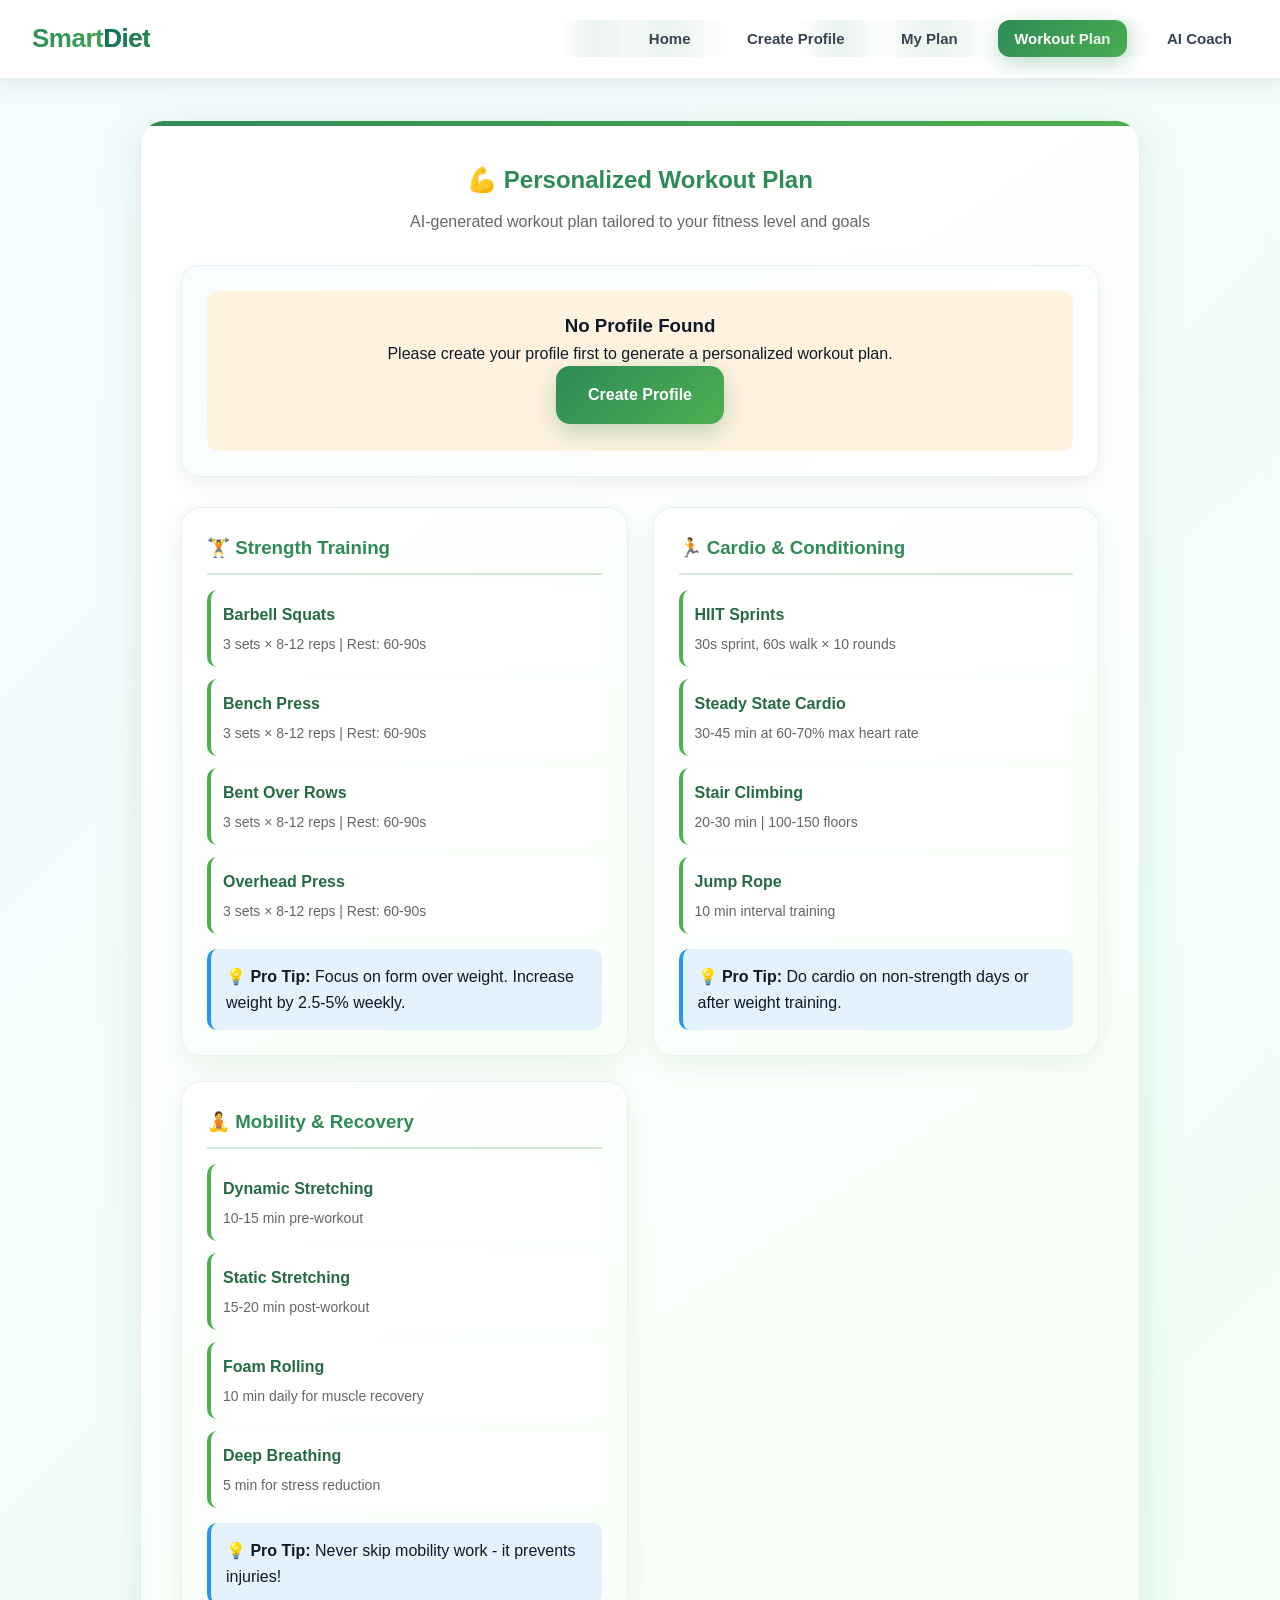
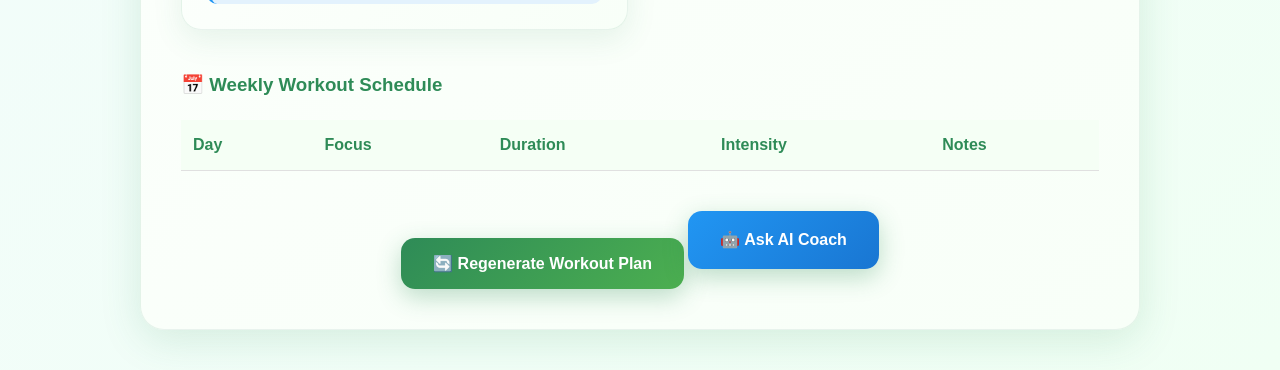
<file: workout.html>
<!DOCTYPE html>
<html lang="en">

<head>
  <meta charset="utf-8" />
  <title>Workout Plan — SmartDiet</title>
  <meta name="viewport" content="width=device-width,initial-scale=1" />
  <link rel="stylesheet" href="style.css" />
  <style>
    .workout-container {
      display: grid;
      grid-template-columns: repeat(auto-fit, minmax(300px, 1fr));
      gap: 25px;
      margin-top: 30px;
    }

    .workout-card {
      background: linear-gradient(135deg, #ffffff 0%, #f8fff8 100%);
      border-radius: 20px;
      padding: 25px;
      box-shadow: 0 10px 30px rgba(46, 139, 87, 0.1);
      border: 1px solid rgba(46, 139, 87, 0.1);
      transition: all 0.3s ease;
    }

    .workout-card:hover {
      transform: translateY(-5px);
      box-shadow: 0 15px 40px rgba(46, 139, 87, 0.2);
    }

    .workout-card h3 {
      color: #2e8b57;
      margin-bottom: 15px;
      padding-bottom: 10px;
      border-bottom: 2px solid rgba(46, 139, 87, 0.2);
    }

    .exercise-item {
      margin: 12px 0;
      padding: 12px;
      background: white;
      border-radius: 10px;
      border-left: 4px solid #4caf50;
    }

    .exercise-name {
      font-weight: 600;
      color: #246b45;
    }

    .exercise-details {
      font-size: 14px;
      color: #666;
      margin-top: 5px;
    }

    .workout-tip {
      background: #e3f2fd;
      padding: 15px;
      border-radius: 10px;
      margin-top: 15px;
      border-left: 4px solid #2196f3;
    }

    .schedule-table {
      width: 100%;
      border-collapse: collapse;
      margin-top: 20px;
    }

    .schedule-table th,
    .schedule-table td {
      padding: 12px;
      text-align: left;
      border-bottom: 1px solid #e0e0e0;
    }

    .schedule-table th {
      background: #f5fff5;
      color: #2e8b57;
      font-weight: 600;
    }

    .intensity-badge {
      display: inline-block;
      padding: 4px 12px;
      border-radius: 20px;
      font-size: 12px;
      font-weight: 600;
      margin-left: 10px;
    }

    .low-intensity {
      background: #e8f5e9;
      color: #2e7d32;
    }

    .medium-intensity {
      background: #fff3e0;
      color: #f57c00;
    }

    .high-intensity {
      background: #ffebee;
      color: #c62828;
    }
  </style>
</head>

<body>
  <nav class="nav">
    <div class="brand">Smart<span>Diet</span></div>
    <div class="nav-links">
      <a href="index.html">Home</a>
      <a href="profile.html">Create Profile</a>
      <a href="plan.html">My Plan</a>
      <a href="workout.html" class="active">Workout Plan</a>
      <a href="ai.html">AI Coach</a>
    </div>
  </nav>

  <main class="container">
    <h2 style="text-align: center; margin-bottom: 10px; color: #2e8b57;">
      💪 Personalized Workout Plan
    </h2>
    <p style="text-align: center; color: #666; margin-bottom: 30px;">
      AI-generated workout plan tailored to your fitness level and goals
    </p>

    <div id="workoutSummary" class="result" style="text-align: center;"></div>

    <div class="workout-container">
      <div class="workout-card">
        <h3>🏋️ Strength Training</h3>
        <div class="exercise-item">
          <div class="exercise-name">Barbell Squats</div>
          <div class="exercise-details">3 sets × 8-12 reps | Rest: 60-90s</div>
        </div>
        <div class="exercise-item">
          <div class="exercise-name">Bench Press</div>
          <div class="exercise-details">3 sets × 8-12 reps | Rest: 60-90s</div>
        </div>
        <div class="exercise-item">
          <div class="exercise-name">Bent Over Rows</div>
          <div class="exercise-details">3 sets × 8-12 reps | Rest: 60-90s</div>
        </div>
        <div class="exercise-item">
          <div class="exercise-name">Overhead Press</div>
          <div class="exercise-details">3 sets × 8-12 reps | Rest: 60-90s</div>
        </div>
        <div class="workout-tip">
          <strong>💡 Pro Tip:</strong> Focus on form over weight. Increase weight by 2.5-5% weekly.
        </div>
      </div>

      <div class="workout-card">
        <h3>🏃 Cardio & Conditioning</h3>
        <div class="exercise-item">
          <div class="exercise-name">HIIT Sprints</div>
          <div class="exercise-details">30s sprint, 60s walk × 10 rounds</div>
        </div>
        <div class="exercise-item">
          <div class="exercise-name">Steady State Cardio</div>
          <div class="exercise-details">30-45 min at 60-70% max heart rate</div>
        </div>
        <div class="exercise-item">
          <div class="exercise-name">Stair Climbing</div>
          <div class="exercise-details">20-30 min | 100-150 floors</div>
        </div>
        <div class="exercise-item">
          <div class="exercise-name">Jump Rope</div>
          <div class="exercise-details">10 min interval training</div>
        </div>
        <div class="workout-tip">
          <strong>💡 Pro Tip:</strong> Do cardio on non-strength days or after weight training.
        </div>
      </div>

      <div class="workout-card">
        <h3>🧘 Mobility & Recovery</h3>
        <div class="exercise-item">
          <div class="exercise-name">Dynamic Stretching</div>
          <div class="exercise-details">10-15 min pre-workout</div>
        </div>
        <div class="exercise-item">
          <div class="exercise-name">Static Stretching</div>
          <div class="exercise-details">15-20 min post-workout</div>
        </div>
        <div class="exercise-item">
          <div class="exercise-name">Foam Rolling</div>
          <div class="exercise-details">10 min daily for muscle recovery</div>
        </div>
        <div class="exercise-item">
          <div class="exercise-name">Deep Breathing</div>
          <div class="exercise-details">5 min for stress reduction</div>
        </div>
        <div class="workout-tip">
          <strong>💡 Pro Tip:</strong> Never skip mobility work - it prevents injuries!
        </div>
      </div>
    </div>

    <div style="margin-top: 40px;">
      <h3 style="color: #2e8b57; margin-bottom: 20px;">📅 Weekly Workout Schedule</h3>
      <table class="schedule-table">
        <thead>
          <tr>
            <th>Day</th>
            <th>Focus</th>
            <th>Duration</th>
            <th>Intensity</th>
            <th>Notes</th>
          </tr>
        </thead>
        <tbody id="scheduleBody"></tbody>
      </table>
    </div>

    <div style="margin-top: 40px; text-align: center;">
      <button onclick="generateWorkoutPlan()" class="btn">🔄 Regenerate Workout Plan</button>
      <a href="ai.html" class="btn" style="background: linear-gradient(135deg, #2196f3, #1976d2);">
        🤖 Ask AI Coach
      </a>
    </div>
  </main>

  <script>
    document.addEventListener('DOMContentLoaded', () => {
      generateWorkoutPlan();
    });

    function generateWorkoutPlan() {
      const profileRaw = localStorage.getItem('smartdiet_profile');
      if (!profileRaw) {
        document.getElementById('workoutSummary').innerHTML = `
          <div style="background: #fff3e0; padding: 20px; border-radius: 10px;">
            <h3>No Profile Found</h3>
            <p>Please create your profile first to generate a personalized workout plan.</p>
            <a href="profile.html" class="btn">Create Profile</a>
          </div>
        `;
        return;
      }

      const profile = JSON.parse(profileRaw);
      const workoutPlan = generatePersonalizedWorkout(profile);

      // Display summary
      document.getElementById('workoutSummary').innerHTML = `
        <div style="background: linear-gradient(135deg, #e8f5e9, #ffffff); padding: 25px; border-radius: 15px;">
          <h3 style="color: #2e8b57; margin-bottom: 15px;">${workoutPlan.title}</h3>
          <p><strong>Goal:</strong> ${workoutPlan.goal}</p>
          <p><strong>Frequency:</strong> ${workoutPlan.frequency}</p>
          <p><strong>Weekly Calories Burned:</strong> ${workoutPlan.caloriesBurned} kcal</p>
          <p><strong>Recommended Rest Days:</strong> ${workoutPlan.restDays}</p>
        </div>
      `;

      // Fill schedule table
      const scheduleBody = document.getElementById('scheduleBody');
      scheduleBody.innerHTML = workoutPlan.schedule.map(day => `
        <tr>
          <td><strong>${day.day}</strong></td>
          <td>${day.focus}</td>
          <td>${day.duration}</td>
          <td><span class="intensity-badge ${day.intensityClass}">${day.intensity}</span></td>
          <td>${day.notes}</td>
        </tr>
      `).join('');
    }

    function generatePersonalizedWorkout(profile) {
      // Calculate fitness level
      const bmi = profile.height > 0 ? profile.weight / ((profile.height / 100) ** 2) : 0;
      let fitnessLevel = 'beginner';
      if (profile.activity >= 1.55) fitnessLevel = 'intermediate';
      if (profile.activity >= 1.725) fitnessLevel = 'advanced';

      // Determine workout focus
      let focus, frequency, intensity;
      switch (profile.goal) {
        case 'lose':
          focus = 'Fat Loss & Cardio';
          frequency = '5-6 days/week';
          intensity = 'High';
          break;
        case 'gain':
          focus = 'Muscle Building';
          frequency = '4-5 days/week';
          intensity = 'High';
          break;
        default:
          focus = 'Maintenance & Health';
          frequency = '3-4 days/week';
          intensity = 'Moderate';
      }

      // Generate schedule
      const schedule = [
        { day: 'Monday', focus: 'Full Body Strength', duration: '60 min', intensity: 'High', intensityClass: 'high-intensity', notes: 'Compound movements' },
        { day: 'Tuesday', focus: 'Cardio HIIT', duration: '45 min', intensity: 'High', intensityClass: 'high-intensity', notes: 'Interval training' },
        { day: 'Wednesday', focus: 'Active Recovery', duration: '30 min', intensity: 'Low', intensityClass: 'low-intensity', notes: 'Yoga/stretching' },
        { day: 'Thursday', focus: 'Upper Body Strength', duration: '60 min', intensity: 'High', intensityClass: 'high-intensity', notes: 'Push/pull exercises' },
        { day: 'Friday', focus: 'Lower Body Strength', duration: '60 min', intensity: 'High', intensityClass: 'high-intensity', notes: 'Leg focus' },
        { day: 'Saturday', focus: 'Cardio Steady State', duration: '45 min', intensity: 'Medium', intensityClass: 'medium-intensity', notes: 'Outdoor activity' },
        { day: 'Sunday', focus: 'Complete Rest', duration: '0 min', intensity: 'None', intensityClass: '', notes: 'Recovery day' }
      ];

      // Adjust based on fitness level
      if (fitnessLevel === 'beginner') {
        schedule.forEach(day => {
          if (day.intensity === 'High') day.intensity = 'Medium';
          day.duration = day.duration.replace('60', '45').replace('45', '30');
        });
      }

      return {
        title: `Personalized ${focus} Program`,
        goal: `Primary: ${profile.goal === 'lose' ? 'Weight Loss' : profile.goal === 'gain' ? 'Muscle Gain' : 'Maintenance'}`,
        frequency: frequency,
        caloriesBurned: Math.round(profile.weight * 5 * (profile.goal === 'lose' ? 6 : 4)),
        restDays: profile.goal === 'lose' ? '1-2' : '2',
        schedule: schedule
      };
    }
  </script>
</body>

</html>
</file>
<file: style.css>
:root {
  --accent: #2e8b57;
  --accent-dark: #246b45;
  --accent-light: #4caf50;
  --gradient-start: #2e8b57;
  --gradient-end: #4caf50;
  --muted: #6b7280;
  --background: linear-gradient(135deg, #f4fbff 0%, #f0fff4 100%);
  --card-bg: linear-gradient(145deg, #ffffff 0%, #f8fff8 100%);
  --shadow: 0 10px 40px rgba(46, 139, 87, 0.15);
  --shadow-hover: 0 15px 50px rgba(46, 139, 87, 0.25);
}

* {
  box-sizing: border-box;
  margin: 0;
  padding: 0;
}

body {
  font-family: 'Segoe UI', 'Inter', Roboto, Arial, sans-serif;
  background: var(--background);
  color: #111827;
  line-height: 1.6;
  min-height: 100vh;
}

.nav {
  display: flex;
  justify-content: space-between;
  align-items: center;
  padding: 18px 32px;
  background: rgba(255, 255, 255, 0.95);
  position: sticky;
  top: 0;
  backdrop-filter: blur(12px);
  box-shadow: 0 4px 20px rgba(16, 24, 40, 0.08);
  z-index: 1000;
  border-bottom: 2px solid rgba(46, 139, 87, 0.1);
}

.brand {
  font-weight: 800;
  font-size: 26px;
  background: linear-gradient(135deg, var(--accent) 0%, var(--accent-light) 100%);
  -webkit-background-clip: text;
  -webkit-text-fill-color: transparent;
  letter-spacing: -0.5px;
}

.brand span {
  background: linear-gradient(135deg, #0b6b5f 0%, #2e8b57 100%);
  -webkit-background-clip: text;
  -webkit-text-fill-color: transparent;
}

.nav-links a {
  margin-left: 20px;
  text-decoration: none;
  color: #374151;
  padding: 10px 16px;
  border-radius: 12px;
  font-weight: 600;
  font-size: 15px;
  transition: all 0.3s ease;
  position: relative;
  overflow: hidden;
}

.nav-links a::before {
  content: '';
  position: absolute;
  top: 0;
  left: -100%;
  width: 100%;
  height: 100%;
  background: linear-gradient(90deg, transparent, rgba(46, 139, 87, 0.1), transparent);
  transition: 0.5s;
}

.nav-links a:hover::before {
  left: 100%;
}

.nav-links a:hover {
  background: rgba(46, 139, 87, 0.1);
  color: var(--accent);
  transform: translateY(-2px);
}

.nav-links a.active {
  background: linear-gradient(135deg, var(--accent) 0%, var(--accent-light) 100%);
  color: #fff;
  box-shadow: 0 6px 20px rgba(46, 139, 87, 0.3);
}

.nav-links a.disabled {
  opacity: 0.4;
  pointer-events: none;
  background: #f1f1f1;
}

.container {
  max-width: 1000px;
  margin: 40px auto;
  padding: 40px;
  background: var(--card-bg);
  border-radius: 24px;
  box-shadow: var(--shadow);
  border: 1px solid rgba(46, 139, 87, 0.1);
  position: relative;
  overflow: hidden;
}

.container::before {
  content: '';
  position: absolute;
  top: 0;
  left: 0;
  width: 100%;
  height: 5px;
  background: linear-gradient(90deg, var(--accent), var(--accent-light));
}

.hero {
  display: flex;
  gap: 50px;
  align-items: center;
  padding: 60px 40px;
  margin: 30px auto;
  max-width: 1200px;
}

.hero-inner {
  flex: 1;
  animation: fadeInUp 0.8s ease-out;
}

@keyframes fadeInUp {
  from {
    opacity: 0;
    transform: translateY(30px);
  }

  to {
    opacity: 1;
    transform: translateY(0);
  }
}

.hero h1 {
  font-size: 52px;
  margin: 0 0 15px;
  background: linear-gradient(135deg, var(--accent) 0%, #0b6b5f 100%);
  -webkit-background-clip: text;
  -webkit-text-fill-color: transparent;
  font-weight: 800;
  line-height: 1.1;
}

.lead {
  color: var(--muted);
  margin-bottom: 30px;
  font-size: 18px;
  line-height: 1.6;
}

.cta-row {
  display: flex;
  gap: 15px;
  margin-bottom: 40px;
}

.btn {
  display: inline-block;
  background: linear-gradient(135deg, var(--gradient-start) 0%, var(--gradient-end) 100%);
  color: #fff;
  border: none;
  padding: 16px 32px;
  border-radius: 14px;
  cursor: pointer;
  font-weight: 700;
  font-size: 16px;
  text-decoration: none;
  transition: all 0.4s cubic-bezier(0.175, 0.885, 0.32, 1.275);
  box-shadow: 0 8px 25px rgba(46, 139, 87, 0.3);
  position: relative;
  overflow: hidden;
  z-index: 1;
}

.btn::before {
  content: '';
  position: absolute;
  top: 0;
  left: -100%;
  width: 100%;
  height: 100%;
  background: linear-gradient(90deg, transparent, rgba(255, 255, 255, 0.2), transparent);
  transition: 0.5s;
  z-index: -1;
}

.btn:hover::before {
  left: 100%;
}

.btn:hover {
  transform: translateY(-5px) scale(1.05);
  box-shadow: 0 15px 35px rgba(46, 139, 87, 0.4);
}

.btn.ghost {
  background: transparent;
  border: 2px solid var(--accent);
  color: var(--accent);
  box-shadow: none;
}

.btn.ghost:hover {
  background: linear-gradient(135deg, var(--accent) 0%, var(--accent-light) 100%);
  color: #fff;
  border-color: transparent;
}

.features {
  display: flex;
  gap: 30px;
  margin-top: 40px;
}

.features>div {
  flex: 1;
  padding: 25px;
  background: var(--card-bg);
  border-radius: 18px;
  box-shadow: 0 8px 25px rgba(2, 6, 23, 0.06);
  border: 1px solid rgba(46, 139, 87, 0.1);
  transition: all 0.3s ease;
  text-align: center;
}

.features>div:hover {
  transform: translateY(-8px);
  box-shadow: 0 15px 35px rgba(46, 139, 87, 0.15);
}

.features>div strong {
  display: block;
  font-size: 20px;
  margin-bottom: 10px;
  color: var(--accent);
}

.features>div br+* {
  color: var(--muted);
  font-size: 14px;
  line-height: 1.5;
}

.hero-image {
  flex-shrink: 0;
  animation: float 6s ease-in-out infinite;
}

@keyframes float {

  0%,
  100% {
    transform: translateY(0px);
  }

  50% {
    transform: translateY(-20px);
  }
}

.hero-image img {
  width: 320px;
  height: 320px;
  border-radius: 25px;
  box-shadow: 0 20px 50px rgba(2, 6, 23, 0.15);
  object-fit: cover;
  border: 8px solid white;
  transition: all 0.5s ease;
}

.hero-image img:hover {
  transform: rotate(-2deg) scale(1.03);
  box-shadow: 0 25px 60px rgba(46, 139, 87, 0.2);
}

.info {
  max-width: 1000px;
  margin: 50px auto;
  text-align: left;
  padding: 40px;
  background: var(--card-bg);
  border-radius: 24px;
  box-shadow: var(--shadow);
}

.info h2 {
  font-size: 36px;
  margin-bottom: 25px;
  color: var(--accent);
  text-align: center;
}

.info ol {
  padding-left: 25px;
  font-size: 17px;
  line-height: 1.8;
}

.info li {
  margin-bottom: 15px;
  padding-left: 10px;
  position: relative;
}

.info li::before {
  content: '✓';
  position: absolute;
  left: -25px;
  color: var(--accent);
  font-weight: bold;
  font-size: 18px;
}

.footer {
  max-width: 1000px;
  margin: 60px auto 30px;
  padding: 25px;
  text-align: center;
  color: var(--muted);
  border-top: 1px solid rgba(46, 139, 87, 0.1);
  font-size: 14px;
}

.form-grid {
  display: grid;
  grid-template-columns: repeat(auto-fit, minmax(280px, 1fr));
  gap: 25px;
  margin-top: 30px;
}

.form-grid label {
  display: block;
  font-size: 15px;
  color: #111827;
  font-weight: 600;
  margin-bottom: 8px;
}

.form-grid input,
.form-grid select {
  padding: 16px;
  border-radius: 12px;
  border: 2px solid #e6edf3;
  width: 100%;
  font-size: 16px;
  transition: all 0.3s ease;
  background: white;
}

.form-grid input:focus,
.form-grid select:focus {
  outline: none;
  border-color: var(--accent);
  box-shadow: 0 0 0 3px rgba(46, 139, 87, 0.1);
}

.form-grid small {
  display: block;
  margin-top: 5px;
  color: var(--muted);
  font-size: 13px;
}

.full {
  grid-column: 1/-1;
  margin-top: 20px;
}

.result {
  background: linear-gradient(135deg, #f8fdff, #ffffff);
  padding: 25px;
  border-radius: 18px;
  margin-top: 25px;
  box-shadow: 0 8px 25px rgba(2, 6, 23, 0.06);
  border: 1px solid rgba(46, 139, 87, 0.1);
  animation: slideUp 0.5s ease-out;
}

@keyframes slideUp {
  from {
    opacity: 0;
    transform: translateY(20px);
  }

  to {
    opacity: 1;
    transform: translateY(0);
  }
}

.day-card {
  padding: 30px;
  border-radius: 20px;
  background: var(--card-bg);
  margin-bottom: 25px;
  box-shadow: var(--shadow);
  border: 1px solid rgba(46, 139, 87, 0.1);
  transition: all 0.4s ease;
  animation: fadeIn 0.6s ease-out;
}

@keyframes fadeIn {
  from {
    opacity: 0;
    transform: translateY(20px);
  }

  to {
    opacity: 1;
    transform: translateY(0);
  }
}

.day-card:hover {
  transform: translateY(-8px);
  box-shadow: var(--shadow-hover);
}

.day-card h3 {
  color: var(--accent);
  margin-bottom: 20px;
  font-size: 22px;
  padding-bottom: 15px;
  border-bottom: 2px solid rgba(46, 139, 87, 0.1);
  display: flex;
  justify-content: space-between;
  align-items: center;
}

.day-card h3::after {
  content: '🍎';
  font-size: 24px;
}

.meal-text {
  margin: 12px 0;
  color: #374151;
  font-size: 16px;
  padding: 12px 15px;
  background: white;
  border-radius: 12px;
  border-left: 4px solid var(--accent);
  transition: all 0.3s ease;
}

.meal-text:hover {
  background: #f8fff8;
  transform: translateX(10px);
  border-left-color: var(--accent-light);
}

.meal-text strong {
  color: var(--accent);
  margin-right: 10px;
  min-width: 100px;
  display: inline-block;
}

.ai-panel {
  display: flex;
  flex-direction: column;
  gap: 20px;
  margin-top: 30px;
}

.chat-box {
  height: 400px;
  overflow: auto;
  padding: 25px;
  background: linear-gradient(135deg, #f8fafc 0%, #ffffff 100%);
  border-radius: 20px;
  border: 2px solid #e6edf3;
  box-shadow: inset 0 2px 10px rgba(0, 0, 0, 0.05);
}

.msg {
  margin: 15px 0;
  display: flex;
  animation: slideIn 0.3s ease-out;
}

@keyframes slideIn {
  from {
    opacity: 0;
    transform: translateX(-20px);
  }

  to {
    opacity: 1;
    transform: translateX(0);
  }
}

.msg-user {
  justify-content: flex-end;
}

.msg-ai {
  justify-content: flex-start;
}

.msg-text {
  max-width: 80%;
  padding: 18px 22px;
  border-radius: 20px;
  background: #fff;
  box-shadow: 0 8px 25px rgba(2, 6, 23, 0.08);
  line-height: 1.6;
  font-size: 15px;
  position: relative;
  overflow: hidden;
}

.msg-text::before {
  content: '';
  position: absolute;
  top: 0;
  left: 0;
  width: 4px;
  height: 100%;
  background: var(--accent);
}

.msg-user .msg-text {
  background: linear-gradient(135deg, var(--accent) 0%, var(--accent-light) 100%);
  color: #fff;
  border-top-right-radius: 5px;
  border-top-left-radius: 20px;
}

.msg-user .msg-text::before {
  background: white;
  opacity: 0.2;
}

.chat-input {
  display: flex;
  gap: 12px;
  margin-top: 20px;
}

.chat-input input {
  flex: 1;
  padding: 18px;
  border-radius: 16px;
  border: 2px solid #e6edf3;
  font-size: 16px;
  transition: all 0.3s ease;
}

.chat-input input:focus {
  outline: none;
  border-color: var(--accent);
  box-shadow: 0 0 0 3px rgba(46, 139, 87, 0.1);
}

@media (max-width: 768px) {
  .hero {
    flex-direction: column;
    text-align: center;
    padding: 30px 20px;
  }

  .hero h1 {
    font-size: 36px;
  }

  .features {
    flex-direction: column;
  }

  .nav-links {
    display: flex;
    flex-wrap: wrap;
    justify-content: center;
    gap: 10px;
  }

  .nav-links a {
    margin: 5px;
  }

  .container {
    padding: 25px;
    margin: 20px;
  }
}
</file>
